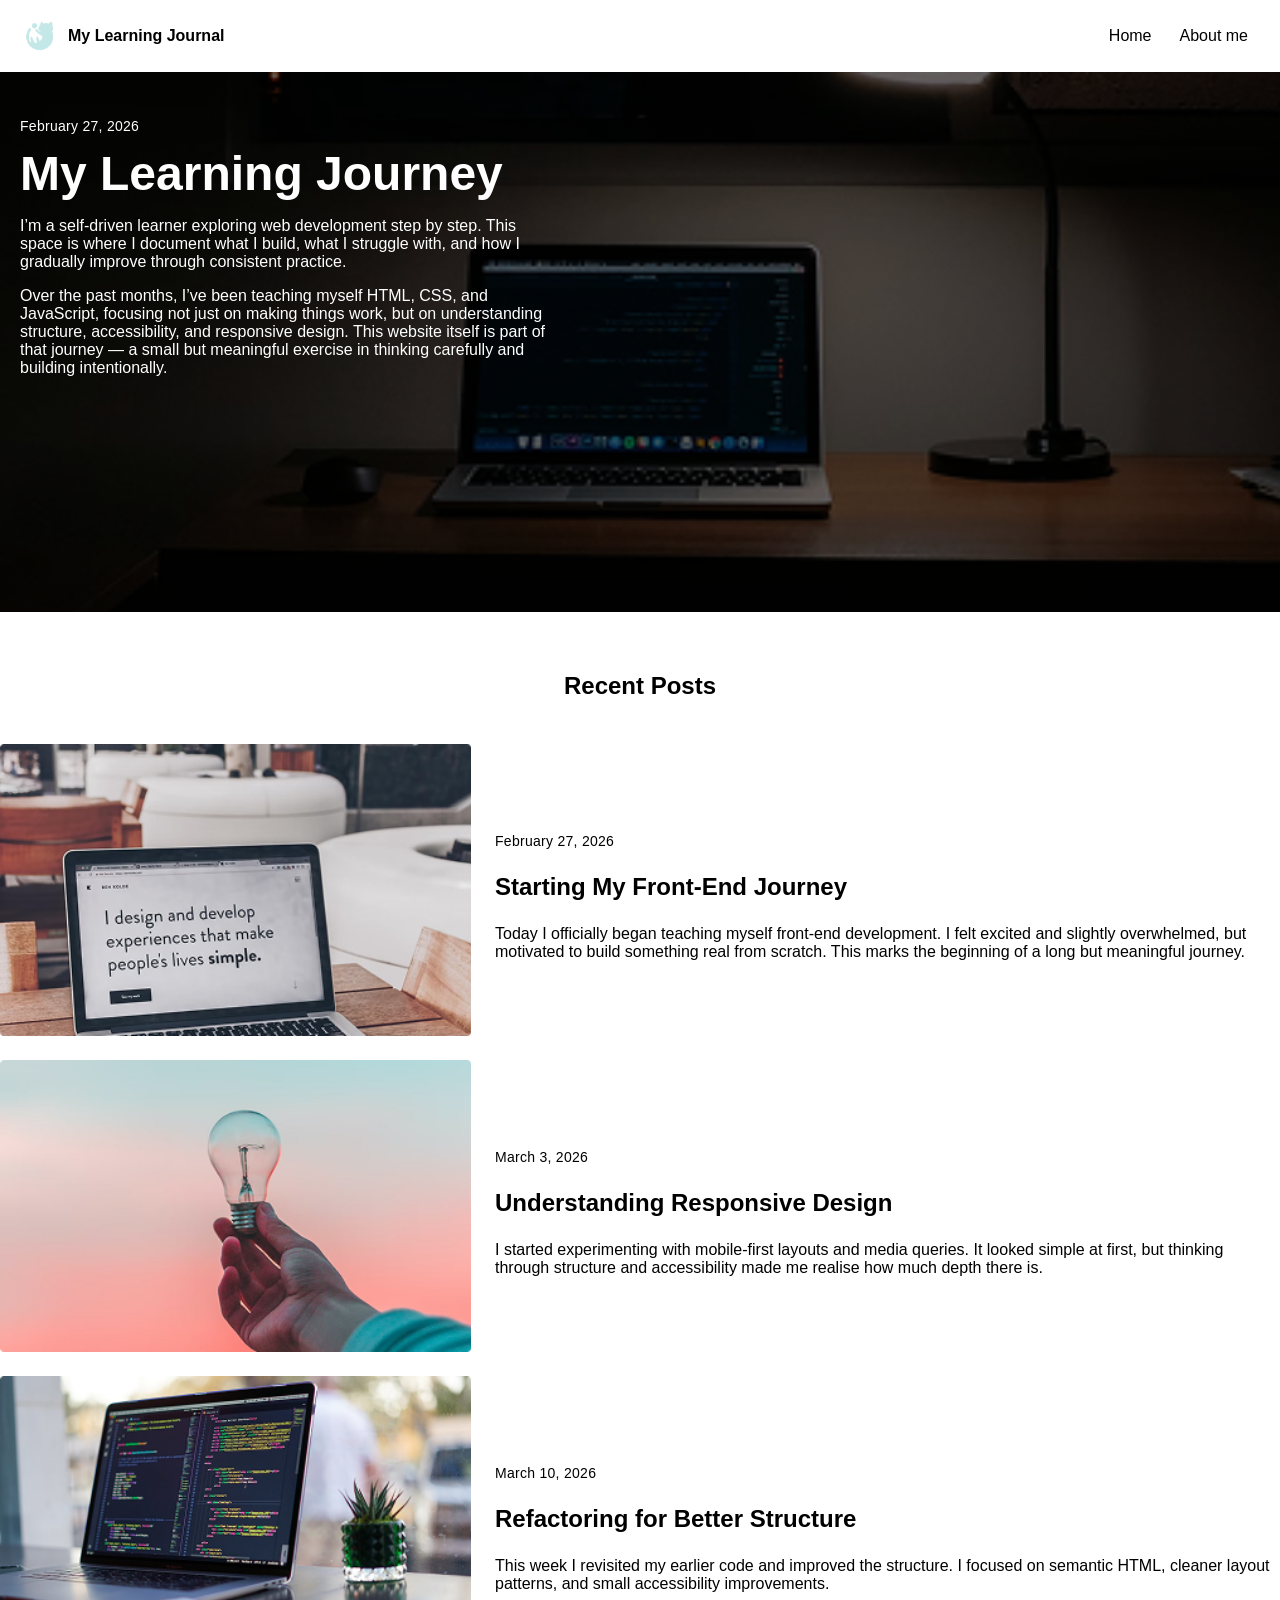
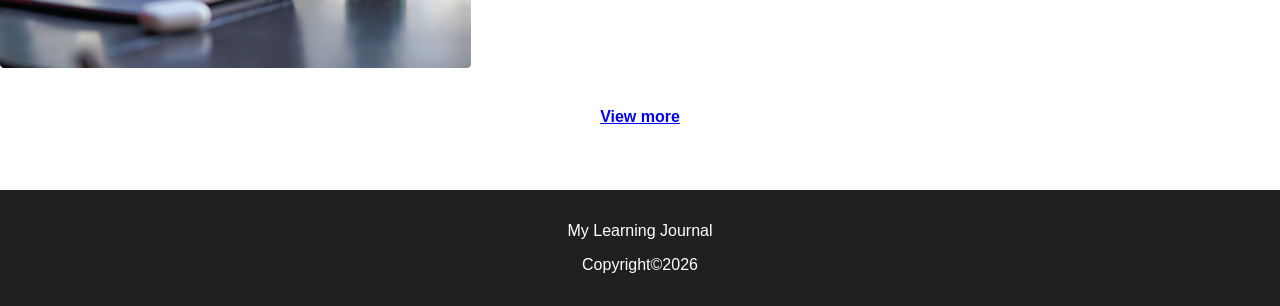
<file: my-learning-journal/index.html>
<!doctype html>
<html lang="en">
  <head>
    <meta charset="UTF-8" />
    <meta name="viewport" content="width=device-width, initial-scale=1.0" />
    <title>My Learning Journal</title>
    <link rel="stylesheet" href="style.css" />
    <link rel="preconnect" href="https://fonts.googleapis.com" />
    <link rel="preconnect" href="https://fonts.gstatic.com" crossorigin />
    <link
      href="https://fonts.googleapis.com/css2?family=Google+Sans+Flex:opsz,wght@6..144,1..1000&family=Smythe&display=swap"
      rel="stylesheet"
    />
  </head>
  <body>
    <a class="skip-link" href="#main">Skip to main content</a>

    <header class="site-header">
      <div class="brand">
        <a
          class="brand-link"
          href="index.html"
          aria-label="My Learning Journal home"
        >
          <img src="logo.png" alt="My Learning Journal" class="brand-logo" />
          <span class="brand-title">My Learning Journal</span>
        </a>
      </div>

      <nav class="site-nav" aria-label="Primary">
        <ul class="nav-list">
          <li><a class="nav-link" href="index.html">Home</a></li>
          <li><a class="nav-link" href="about.html">About me</a></li>
        </ul>
      </nav>
    </header>

    <main id="main" class="site-main">
      <section class="hero hero-home" aria-labelledby="hero-title">
        <p class="date">February 27, 2026</p>
        <h1 id="hero-title">My Learning Journey</h1>
        <p>
          I’m a self-driven learner exploring web development step by step. This
          space is where I document what I build, what I struggle with, and how
          I gradually improve through consistent practice.
        </p>
        <p>
          Over the past months, I’ve been teaching myself HTML, CSS, and
          JavaScript, focusing not just on making things work, but on
          understanding structure, accessibility, and responsive design. This
          website itself is part of that journey — a small but meaningful
          exercise in thinking carefully and building intentionally.
        </p>
      </section>

      <section class="posts" aria-labelledby="posts-title">
        <h2 id="posts-title">Recent Posts</h2>

        <article class="post-card">
          <a href="post-1.html" class="post-link">
            <img
              src="article-image-01.png"
              alt="Screenshot of my first learning setup"
              class="post-image"
              loading="lazy"
            />

            <div class="post-content">
              <p class="post-date">
                <time datetime="2026-02-27">February 27, 2026</time>
              </p>

              <h3 class="post-title">Starting My Front-End Journey</h3>

              <p class="post-excerpt">
                Today I officially began teaching myself front-end development.
                I felt excited and slightly overwhelmed, but motivated to build
                something real from scratch. This marks the beginning of a long
                but meaningful journey.
              </p>
            </div>
          </a>
        </article>

        <article class="post-card">
          <a href="post-2.html" class="post-link">
            <img
              src="article-image-02.png"
              alt="Working on my first responsive layout"
              class="post-image"
              loading="lazy"
            />

            <div class="post-content">
              <p class="post-date">
                <time datetime="2026-03-03">March 3, 2026</time>
              </p>

              <h3 class="post-title">Understanding Responsive Design</h3>

              <p class="post-excerpt">
                I started experimenting with mobile-first layouts and media
                queries. It looked simple at first, but thinking through
                structure and accessibility made me realise how much depth there
                is.
              </p>
            </div>
          </a>
        </article>

        <article class="post-card">
          <a href="post-3.html" class="post-link">
            <img
              src="article-image-03.png"
              alt="Refactoring and improving layout structure"
              class="post-image"
              loading="lazy"
            />

            <div class="post-content">
              <p class="post-date">
                <time datetime="2026-03-10">March 10, 2026</time>
              </p>

              <h3 class="post-title">Refactoring for Better Structure</h3>

              <p class="post-excerpt">
                This week I revisited my earlier code and improved the
                structure. I focused on semantic HTML, cleaner layout patterns,
                and small accessibility improvements.
              </p>
            </div>
          </a>
        </article>
        <section class="view-more-wrapper">
  <p class="view-more"><a href="posts.html">View more</a></p>
</section>
      </section>
    </main>

    <footer class="site-footer">
      <p>My Learning Journal</p>
      <p>Copyright&copy;<span id="year">2026</span></p>
    </footer>
  </body>
</html>
</file>
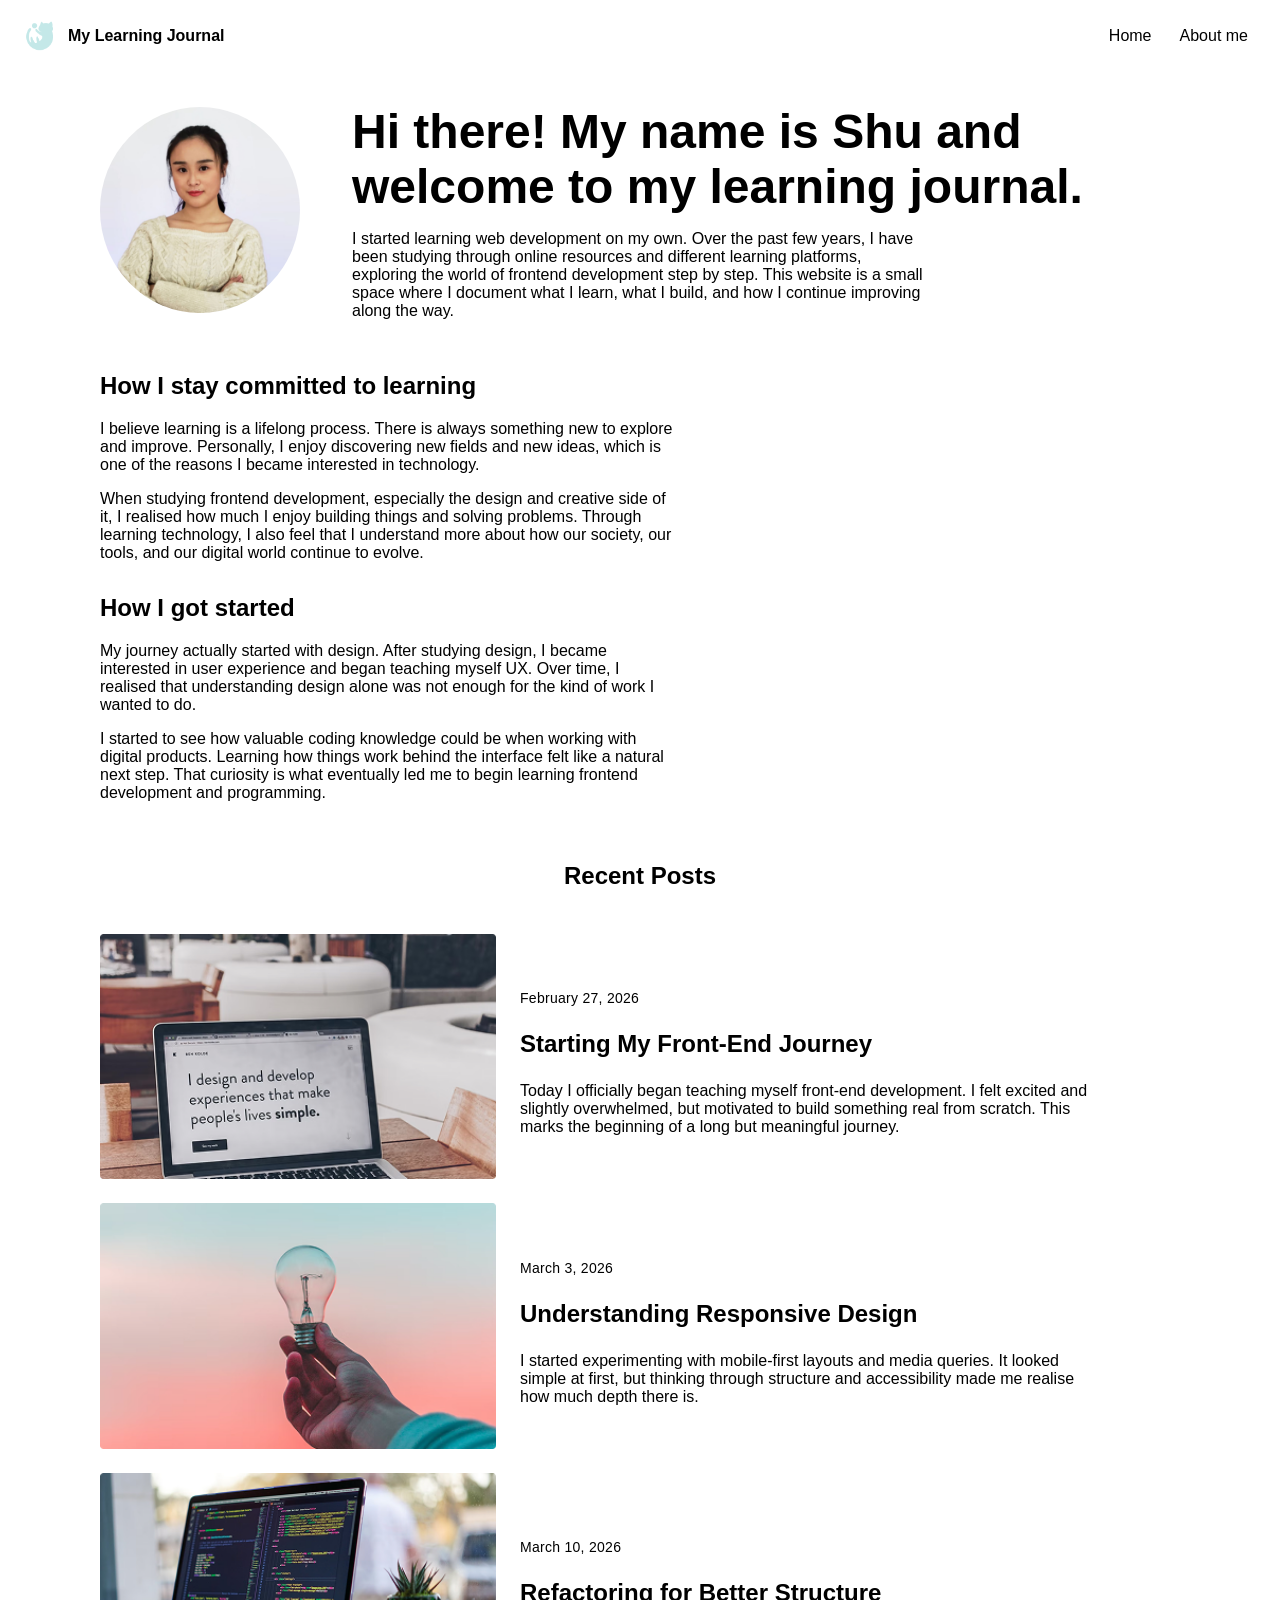
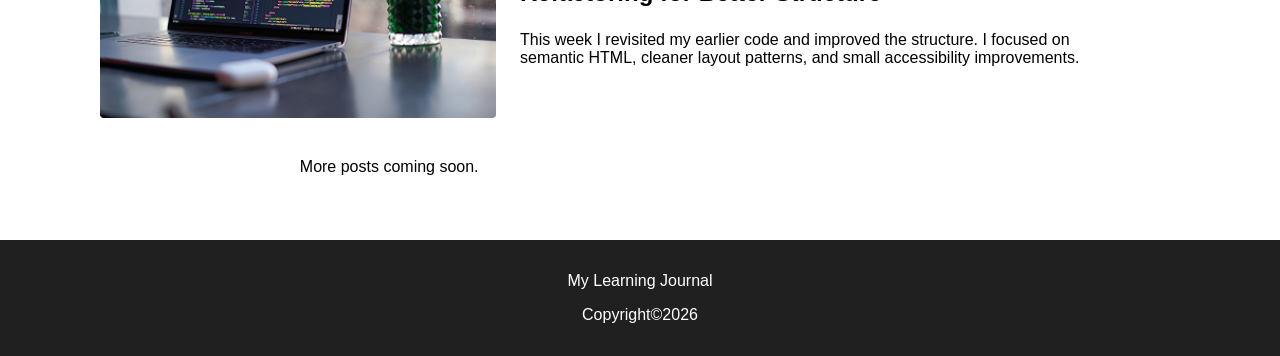
<file: my-learning-journal/aboutme.html>
<!doctype html>
<html lang="en">
  <head>
    <meta charset="UTF-8" />
    <meta name="viewport" content="width=device-width, initial-scale=1.0" />
    <title>My Learning Journal</title>
    <link rel="stylesheet" href="style.css" />
    <link rel="preconnect" href="https://fonts.googleapis.com" />
    <link rel="preconnect" href="https://fonts.gstatic.com" crossorigin />
    <link
      href="https://fonts.googleapis.com/css2?family=Google+Sans+Flex:opsz,wght@6..144,1..1000&family=Smythe&display=swap"
      rel="stylesheet"
    />
  </head>
  <body>
    <a class="skip-link" href="#main">Skip to main content</a>

    <header class="site-header">
      <div class="brand">
        <a
          class="brand-link"
          href="index.html"
          aria-label="My Learning Journal home"
        >
          <img src="logo.png" alt="My Learning Journal" class="brand-logo" />
          <span class="brand-title">My Learning Journal</span>
        </a>
      </div>

      <nav class="site-nav" aria-label="Primary">
        <ul class="nav-list">
          <li><a class="nav-link" href="index.html">Home</a></li>
          <li><a class="nav-link" href="aboutme.html">About me</a></li>
        </ul>
      </nav>
    </header>
    <main id="main" class="about-page page-content">
      <section class="about-intro">
        <figure class="profile">
          <img
            src="my profile picture.png"
            alt="Portrait of Shu"
            class="profile-picture"
          />
        </figure>

        <div class="about-text">
          <h1 class="about-title">Hi there! My name is Shu and welcome to my learning journal.</h1>
          <p class="about-description">
            I started learning web development on my own. Over the past few years, I
            have been studying through online resources and different learning
            platforms, exploring the world of frontend development step by step.
            This website is a small space where I document what I learn, what I
            build, and how I continue improving along the way.
          </p>
        </div>
      </section>
      <section class="about-section">
        <h2 class="section-title">How I stay committed to learning</h2>

        <p>
          I believe learning is a lifelong process. There is always something new
          to explore and improve. Personally, I enjoy discovering new fields and
          new ideas, which is one of the reasons I became interested in
          technology.
        </p>

        <p>
          When studying frontend development, especially the design and creative
          side of it, I realised how much I enjoy building things and solving
          problems. Through learning technology, I also feel that I understand
          more about how our society, our tools, and our digital world continue to
          evolve.
        </p>
      </section>
      <section class="about-section">
        <h2 class="section-title">How I got started</h2>

        <p>
          My journey actually started with design. After studying design, I became
          interested in user experience and began teaching myself UX. Over time, I
          realised that understanding design alone was not enough for the kind of
          work I wanted to do.
        </p>

        <p>
          I started to see how valuable coding knowledge could be when working
          with digital products. Learning how things work behind the interface
          felt like a natural next step. That curiosity is what eventually led me
          to begin learning frontend development and programming.
        </p>
      </section>
      <section class="posts" aria-labelledby="posts-title">
        <h2 id="posts-title">Recent Posts</h2>

        <article class="post-card">
          <a href="post-1.html" class="post-link">
            <img
              src="article-image-01.png"
              alt="Screenshot of my first learning setup"
              class="post-image"
              loading="lazy"
            />

            <div class="post-content">
              <p class="post-date">
                <time datetime="2026-02-27">February 27, 2026</time>
              </p>

              <h3 class="post-title">Starting My Front-End Journey</h3>

              <p class="post-excerpt">
                Today I officially began teaching myself front-end development.
                I felt excited and slightly overwhelmed, but motivated to build
                something real from scratch. This marks the beginning of a long
                but meaningful journey.
              </p>
            </div>
          </a>
        </article>

        <article class="post-card">
          <div class="post-link post-link-static">
            <img
              src="article-image-02.png"
              alt="Working on my first responsive layout"
              class="post-image"
              loading="lazy"
            />

            <div class="post-content">
              <p class="post-date">
                <time datetime="2026-03-03">March 3, 2026</time>
              </p>

              <h3 class="post-title">Understanding Responsive Design</h3>

              <p class="post-excerpt">
                I started experimenting with mobile-first layouts and media
                queries. It looked simple at first, but thinking through
                structure and accessibility made me realise how much depth there
                is.
              </p>
            </div>
          </div>
        </article>

        <article class="post-card">
          <div class="post-link post-link-static">
            <img
              src="article-image-03.png"
              alt="Refactoring and improving layout structure"
              class="post-image"
              loading="lazy"
            />

            <div class="post-content">
              <p class="post-date">
                <time datetime="2026-03-10">March 10, 2026</time>
              </p>

              <h3 class="post-title">Refactoring for Better Structure</h3>

              <p class="post-excerpt">
                This week I revisited my earlier code and improved the
                structure. I focused on semantic HTML, cleaner layout patterns,
                and small accessibility improvements.
              </p>
            </div>
          </div>
        </article>
        <div class="view-more-wrapper">
          <p class="view-more">More posts coming soon.</p>
        </div>
      </section>
    </main>
    <footer class="site-footer">
      <p>My Learning Journal</p>
      <p>Copyright&copy;<span id="year">2026</span></p>
    </footer>
  </body>
</html>
</file>
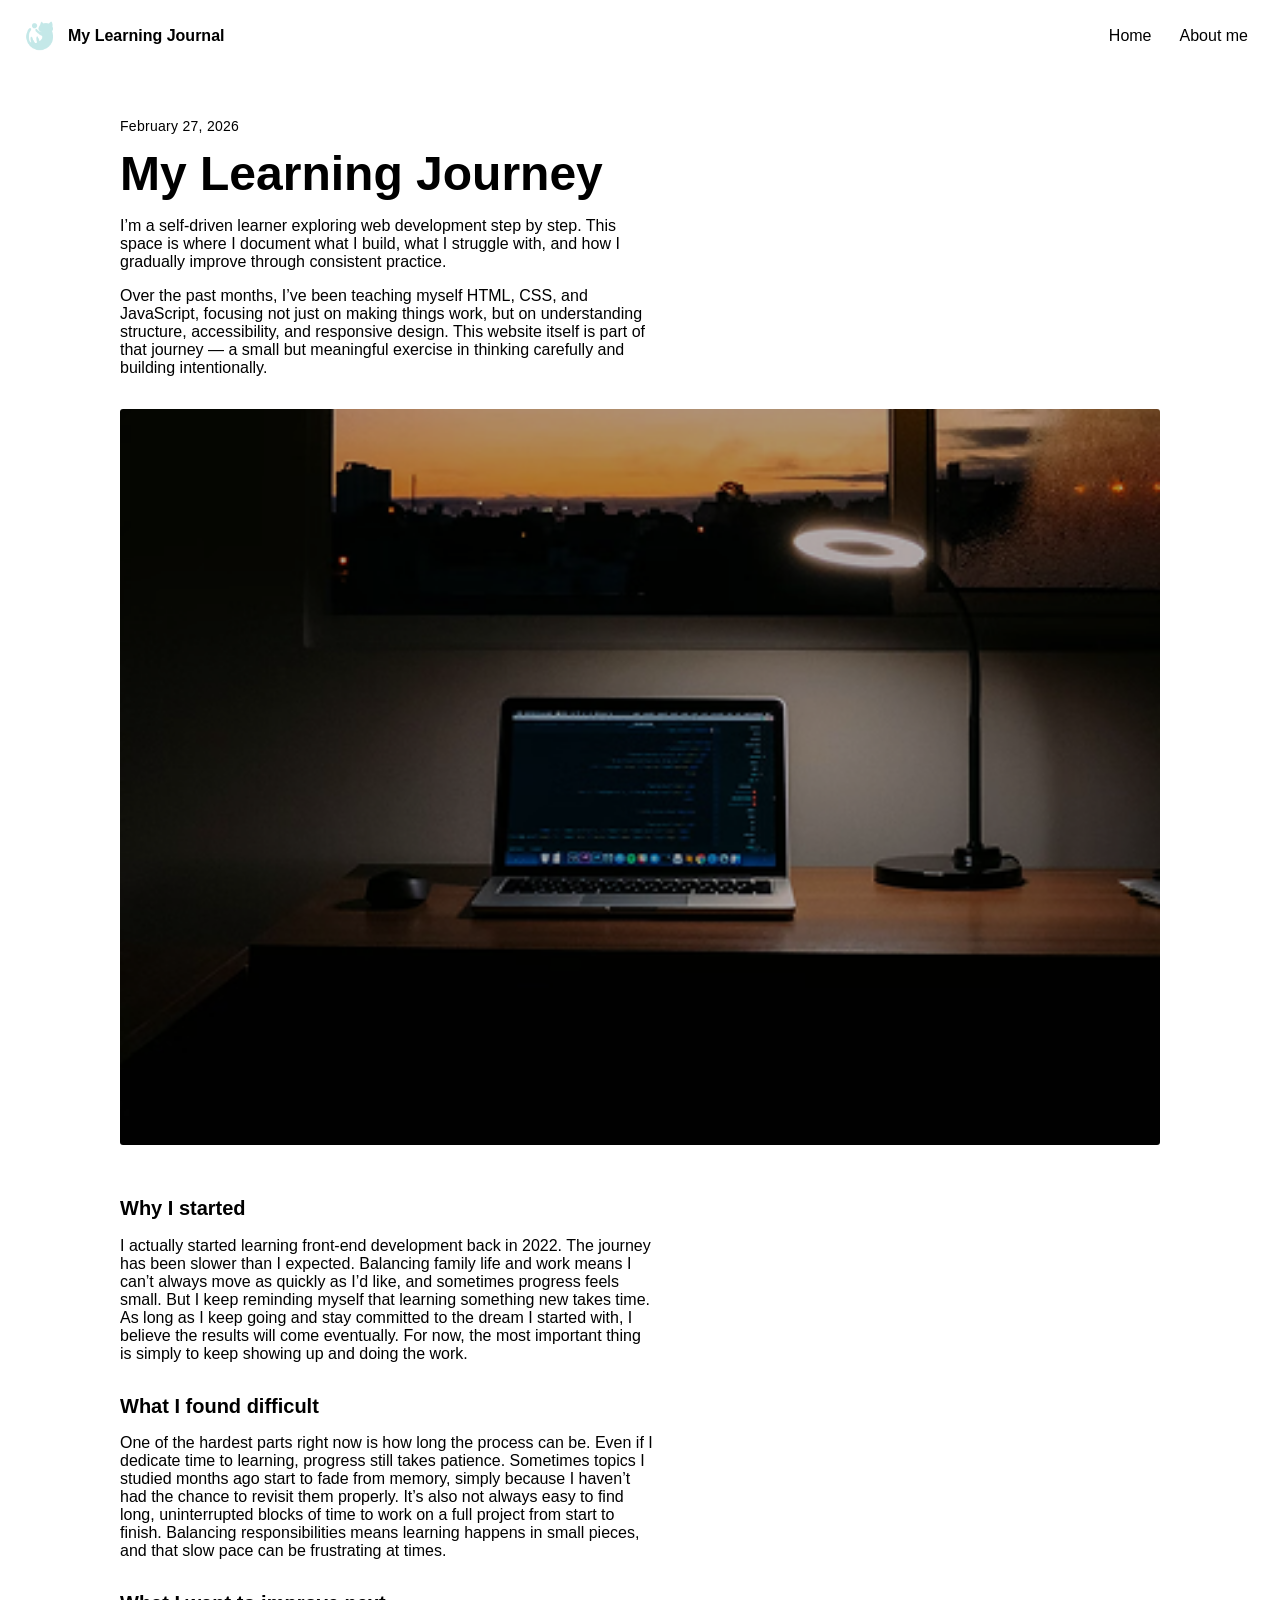
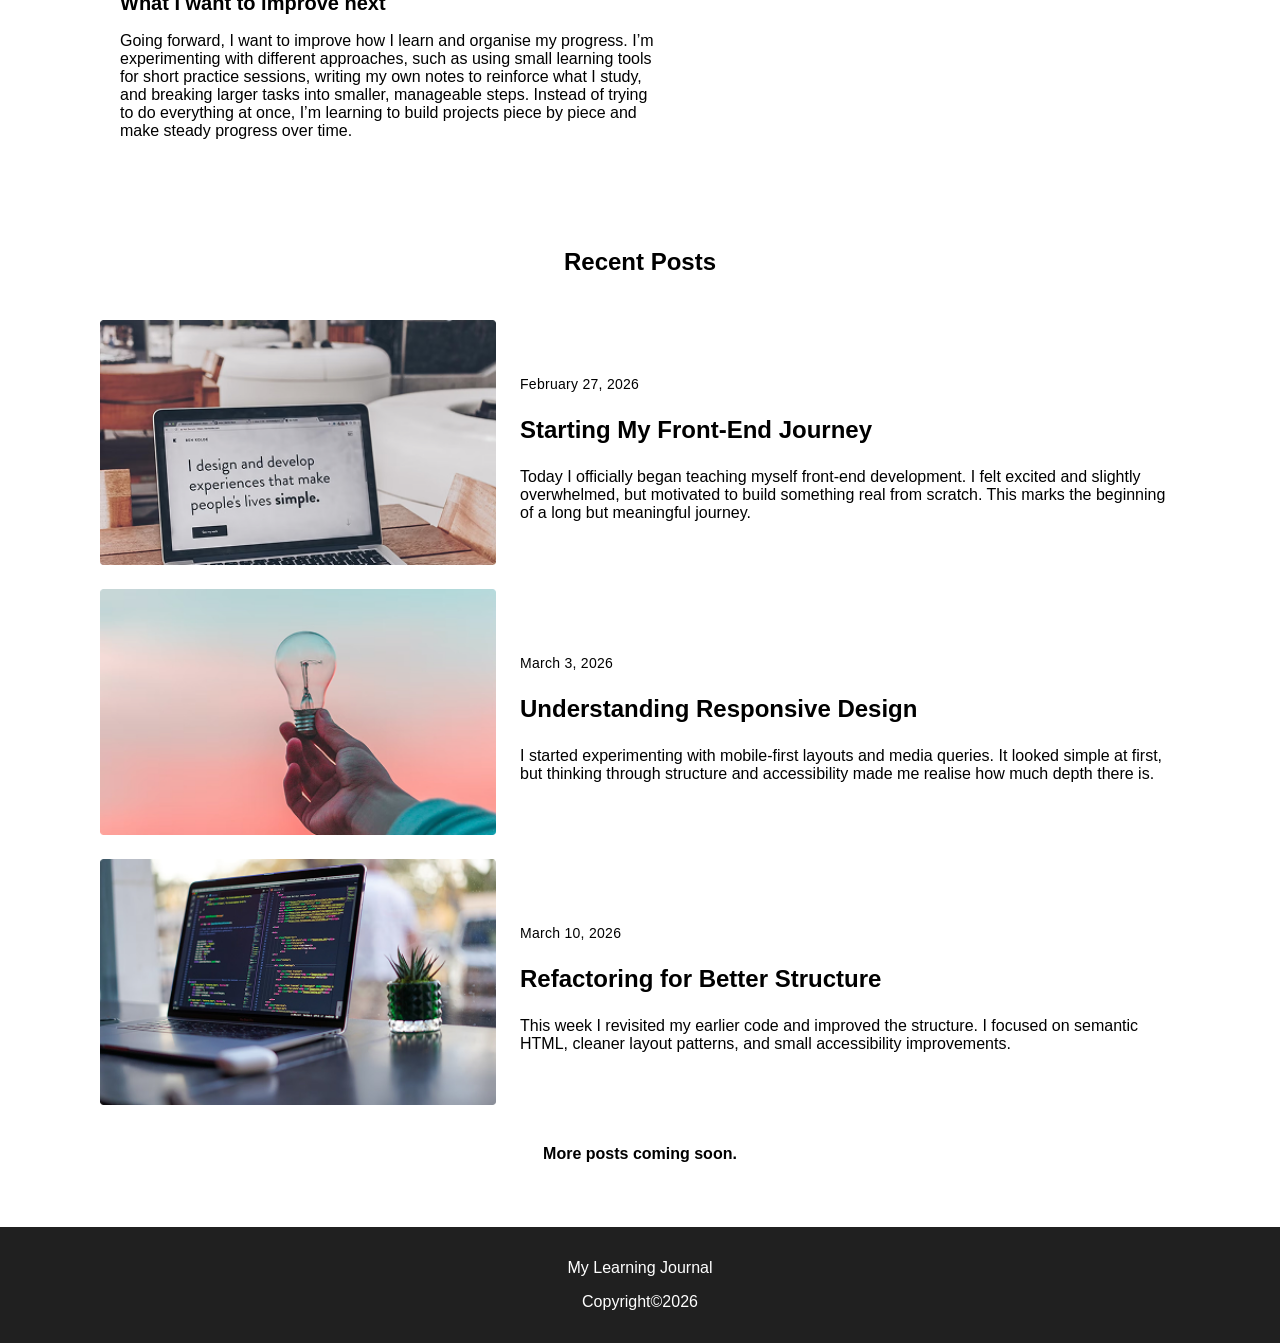
<file: my-learning-journal/post-1.html>
<!doctype html>
<html lang="en">
  <head>
    <meta charset="UTF-8" />
    <meta name="viewport" content="width=device-width, initial-scale=1.0" />
    <title>My Learning Journal</title>
    <link rel="stylesheet" href="style.css" />
    <link rel="preconnect" href="https://fonts.googleapis.com" />
    <link rel="preconnect" href="https://fonts.gstatic.com" crossorigin />
    <link
      href="https://fonts.googleapis.com/css2?family=Google+Sans+Flex:opsz,wght@6..144,1..1000&family=Smythe&display=swap"
      rel="stylesheet"
    />
  </head>
  <body>
    <a class="skip-link" href="#main">Skip to main content</a>

    <header class="site-header">
      <div class="brand">
        <a
          class="brand-link"
          href="index.html"
          aria-label="My Learning Journal home"
        >
          <img src="logo.png" alt="My Learning Journal" class="brand-logo" />
          <span class="brand-title">My Learning Journal</span>
        </a>
      </div>

      <nav class="site-nav" aria-label="Primary">
        <ul class="nav-list">
          <li><a class="nav-link" href="index.html">Home</a></li>
          <li><a class="nav-link" href="aboutme.html">About me</a></li>
        </ul>
      </nav>
    </header>

    <!-- Main content -->

    <main id="main" class="site-main page-content">
      <section class="hero" aria-labelledby="hero-title">
        <p class="date">February 27, 2026</p>
        <h1 id="hero-title">My Learning Journey</h1>
        <p>
          I’m a self-driven learner exploring web development step by step. This
          space is where I document what I build, what I struggle with, and how
          I gradually improve through consistent practice.
        </p>
        <p>
          Over the past months, I’ve been teaching myself HTML, CSS, and
          JavaScript, focusing not just on making things work, but on
          understanding structure, accessibility, and responsive design. This
          website itself is part of that journey — a small but meaningful
          exercise in thinking carefully and building intentionally.
        </p>
        <img
          src="article-image-hero.png"
          alt="Screenshot of my first learning setup"
          class="post-detail-image"
        />
        <div class="post-body">
          <h2>Why I started</h2>
          <p>
            I actually started learning front‑end development back in 2022. The
            journey has been slower than I expected. Balancing family life and
            work means I can’t always move as quickly as I’d like, and sometimes
            progress feels small. But I keep reminding myself that learning
            something new takes time. As long as I keep going and stay committed
            to the dream I started with, I believe the results will come
            eventually. For now, the most important thing is simply to keep
            showing up and doing the work.
          </p>

          <h2>What I found difficult</h2>
          <p>
            One of the hardest parts right now is how long the process can be.
            Even if I dedicate time to learning, progress still takes patience.
            Sometimes topics I studied months ago start to fade from memory,
            simply because I haven’t had the chance to revisit them properly.
            It’s also not always easy to find long, uninterrupted blocks of time
            to work on a full project from start to finish. Balancing
            responsibilities means learning happens in small pieces, and that
            slow pace can be frustrating at times.
          </p>

          <h2>What I want to improve next</h2>
          <p>
            Going forward, I want to improve how I learn and organise my
            progress. I’m experimenting with different approaches, such as using
            small learning tools for short practice sessions, writing my own
            notes to reinforce what I study, and breaking larger tasks into
            smaller, manageable steps. Instead of trying to do everything at
            once, I’m learning to build projects piece by piece and make steady
            progress over time.
          </p>
        </div>
      </section>

      <section class="posts" aria-labelledby="posts-title">
        <h2 id="posts-title">Recent Posts</h2>

        <article class="post-card">
          <a href="post-1.html" class="post-link">
            <img
              src="article-image-01.png"
              alt="Screenshot of my first learning setup"
              class="post-image"
              loading="lazy"
            />

            <div class="post-content">
              <p class="post-date">
                <time datetime="2026-02-27">February 27, 2026</time>
              </p>

              <h3 class="post-title">Starting My Front-End Journey</h3>

              <p class="post-excerpt">
                Today I officially began teaching myself front-end development.
                I felt excited and slightly overwhelmed, but motivated to build
                something real from scratch. This marks the beginning of a long
                but meaningful journey.
              </p>
            </div>
          </a>
        </article>

        <article class="post-card">
          <div class="post-link post-link-static">
            <img
              src="article-image-02.png"
              alt="Working on my first responsive layout"
              class="post-image"
              loading="lazy"
            />

            <div class="post-content">
              <p class="post-date">
                <time datetime="2026-03-03">March 3, 2026</time>
              </p>

              <h3 class="post-title">Understanding Responsive Design</h3>

              <p class="post-excerpt">
                I started experimenting with mobile-first layouts and media
                queries. It looked simple at first, but thinking through
                structure and accessibility made me realise how much depth there
                is.
              </p>
            </div>
          </div>
        </article>

        <article class="post-card">
          <div class="post-link post-link-static">
            <img
              src="article-image-03.png"
              alt="Refactoring and improving layout structure"
              class="post-image"
              loading="lazy"
            />

            <div class="post-content">
              <p class="post-date">
                <time datetime="2026-03-10">March 10, 2026</time>
              </p>

              <h3 class="post-title">Refactoring for Better Structure</h3>

              <p class="post-excerpt">
                This week I revisited my earlier code and improved the
                structure. I focused on semantic HTML, cleaner layout patterns,
                and small accessibility improvements.
              </p>
            </div>
          </div>
        </article>
        <div class="view-more-wrapper">
          <p class="view-more">More posts coming soon.</p>
        </div>
      </section>
    </main>

    <footer class="site-footer">
      <p>My Learning Journal</p>
      <p>Copyright&copy;<span id="year">2026</span></p>
    </footer>
  </body>
</html>
</file>
<file: my-learning-journal/style.css>
/* Shared foundation */
.skip-link {
  position: absolute;
  left: -999px;
  top: auto;
}

.skip-link:focus {
  left: 1rem;
  top: 1rem;
  background: black;
  color: white;
  padding: 0.5rem 1rem;
  z-index: 1000;
}

*,
*::before,
*::after {
  box-sizing: border-box;
}

body {
  margin: 0;
  font-family: "Google Sans Flex", sans-serif;
  font-optical-sizing: auto;
  font-weight: 400;
  font-style: normal;
  font-variation-settings:
    "slnt" 0,
    "wdth" 100,
    "GRAD" 0,
    "ROND" 0;
}

.brand-title {
  font-size: 1rem;
}

.nav-list {
  list-style: none;
  margin: 0;
  padding: 0;
  display: flex;
  flex-wrap: wrap;
  gap: 0.25rem;
}

.site-header {
  display: flex;
  justify-content: space-between;
  align-items: center;
  flex-wrap: wrap;
  gap: 0.75rem;
  padding: 1rem 1.25rem;
}

.brand-link {
  display: flex;
  align-items: center;
  min-width: 0;
  gap: 0.5rem;
  text-decoration: none;
  color: black;
}

.nav-link {
  display: block;
  text-decoration: none;
  color: black;
  padding: 0.5rem 0.75rem;
  font-size: 1rem;
}

.brand-logo {
  width: 40px;
  height: auto;
}

.brand {
  font-size: 1.5rem;
  font-weight: bold;
}

.page-content {
  width: min(100% - 2.5rem, 70rem);
  margin: 0 auto;
  padding-left: 1.25rem;
  padding-right: 1.25rem;
}

.site-main,
.about-page {
  padding-bottom: 3rem;
}

.hero {
  background-size: cover;
  background-position: center;
  min-height: 60svh;
    padding: 2rem 1.25rem;
}

.hero h1 {
  font-size: clamp(2rem, 4vw, 3rem);
  margin: 0 0 1rem;
}

.hero p {
  font-weight: 300;
  max-width: 60ch;
}

.hero-home {
  background-image:
    linear-gradient(rgba(0, 0, 0, 0.45), rgba(0, 0, 0, 0.45)),
    url("article-image-hero.png");
  background-size: cover;
  background-position: center;
  color: white;
}

.date,
.post-date {
  font-size: 0.875rem;
  font-weight: 300;
  letter-spacing: 0.02em;
  margin-bottom: 0.75rem;
}

.post-detail-image {
  width: 100%;
  height: auto;
  margin: 1rem 0;
  border-radius: 3px;
}

.posts {
  display: flex;
  flex-direction: column;
  align-items: flex-start;
  justify-content: center;
  gap: 1.5rem;
  margin-top: 2.5rem;
}

.posts time {
  font-size: 0.875rem;
}

#posts-title,
.post-title {
  font-size: 1.5rem;
}

.post-card,
.post-link,
.post-content {
  width: 100%;
}

.post-link {
  display: block;
  text-decoration: none;
  color: black;
}

.post-link-static {
  cursor: default;
}

.post-image {
  display: block;
  width: 100%;
  max-width: 100%;
  height: auto;
  border-radius: 3px;
}

.post-excerpt {
  font-weight: 300;
  margin-bottom: 0;
}

#posts-title {
  text-align: center;
  width: 100%;
}

.post-body {
  font-weight: 300;
  max-width: 65ch;
}

.post-body h2 {
  font-size: 1.25rem;
  margin-top: 2rem;
}

.view-more-wrapper {
  width: 100%;
}

.view-more {
  text-align: center;
  font-weight: 600;
}

.site-footer {
  padding: 1rem 1.25rem;
  min-height: 6.5rem;
  background-color: #202020;
  color: white;
  text-align: center;
}

/* About page */
.about-intro {
  display: grid;
  grid-template-columns: minmax(180px, 220px) minmax(0, 1fr);
  align-items: center;
  gap: 2rem;
  padding: 2rem 0;
}

.profile-picture {
  width: 100%;
  max-width: 200px;
  height: auto;
  border-radius: 50%;
}

.about-page p {
  font-weight: 300;
  max-width: 65ch;
}

.about-page h2 {
  font-size: 1.5rem;
}

.profile {
  margin: 0;
}

.about-text {
  display: grid;
  gap: 1rem;
}

.about-title {
  font-size: clamp(2rem, 4vw, 3rem);
  margin: 0;
}

.about-description {
  margin: 0;
}

.about-section + .about-section {
  margin-top: 2rem;
}

.section-title {
  font-size: 1.5rem;
}

@media (max-width: 480px) {
  .site-header {
    align-items: flex-start;
  }

  .brand-link {
    flex-wrap: wrap;
  }

  .nav-link {
    padding: 0.5rem;
  }

  .hero-home {
    padding: 2rem 1rem;
  }

  .about-intro {
    grid-template-columns: 1fr;
    gap: 1.25rem;
  }

  .profile-picture {
    max-width: 160px;
  }
}

/* responsive design  */
@media (min-width: 768px) {
  .post-link {
    display: grid;
    grid-template-columns: 1fr 2fr;
    gap: 1.5rem;
    align-items: center;
  }
}

@media (min-width: 1024px) {
  .post-body {
    max-width: 70ch;
  }
.posts {
  gap: 1.5rem;
}
    .post-link {
    grid-template-columns: 1.2fr 2fr;
  }
  .hero {
  padding: 2rem 1.25rem;
}
}
</file>
